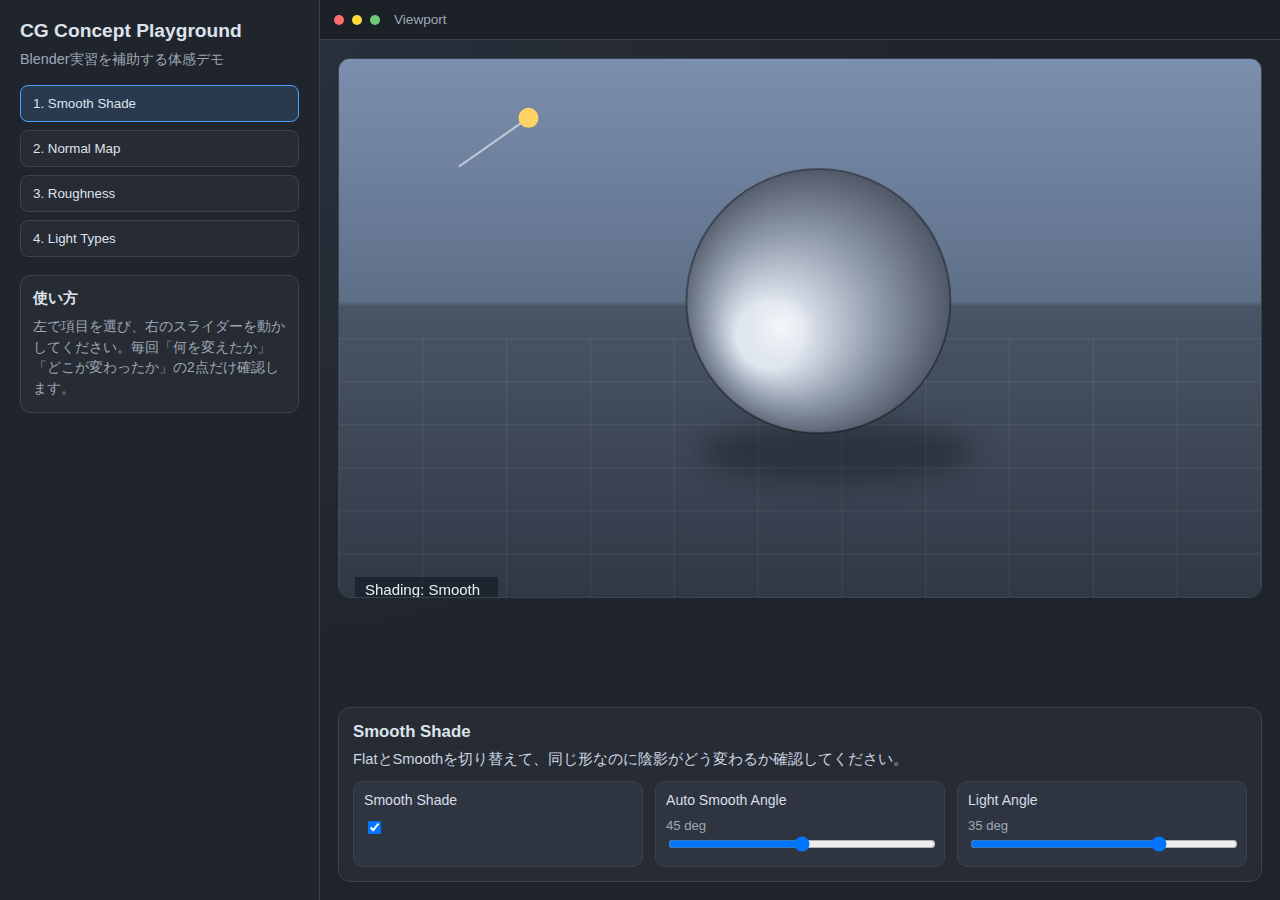
<file: docs/interactive/index.html>
<!doctype html>
<html lang="ja">
<head>
  <meta charset="utf-8" />
  <meta name="viewport" content="width=device-width, initial-scale=1" />
  <title>CG Concept Playground</title>
  <link rel="stylesheet" href="./styles.css" />
</head>
<body>
  <div class="app">
    <aside class="sidebar">
      <h1>CG Concept Playground</h1>
      <p class="subtitle">Blender実習を補助する体感デモ</p>
      <nav class="demo-list" aria-label="Demo selector">
        <button class="demo-btn active" data-demo="smooth">1. Smooth Shade</button>
        <button class="demo-btn" data-demo="normal">2. Normal Map</button>
        <button class="demo-btn" data-demo="roughness">3. Roughness</button>
        <button class="demo-btn" data-demo="light">4. Light Types</button>
      </nav>
      <section class="hint">
        <h2>使い方</h2>
        <p>左で項目を選び、右のスライダーを動かしてください。毎回「何を変えたか」「どこが変わったか」の2点だけ確認します。</p>
      </section>
    </aside>

    <main class="workspace">
      <header class="topbar">
        <div class="dot red"></div>
        <div class="dot yellow"></div>
        <div class="dot green"></div>
        <span class="topbar-title">Viewport</span>
      </header>

      <section class="viewport-wrap">
        <canvas id="viewport" width="960" height="560" aria-label="CG demo viewport"></canvas>
      </section>

      <section class="panel">
        <h2 id="demo-title">Smooth Shade</h2>
        <p id="demo-guide" class="guide">FlatとSmoothを切り替えて、同じ形でも陰影がどう変わるか見てください。</p>
        <div id="controls" class="controls"></div>
      </section>
    </main>
  </div>

  <script src="./app.js"></script>
</body>
</html>
</file>
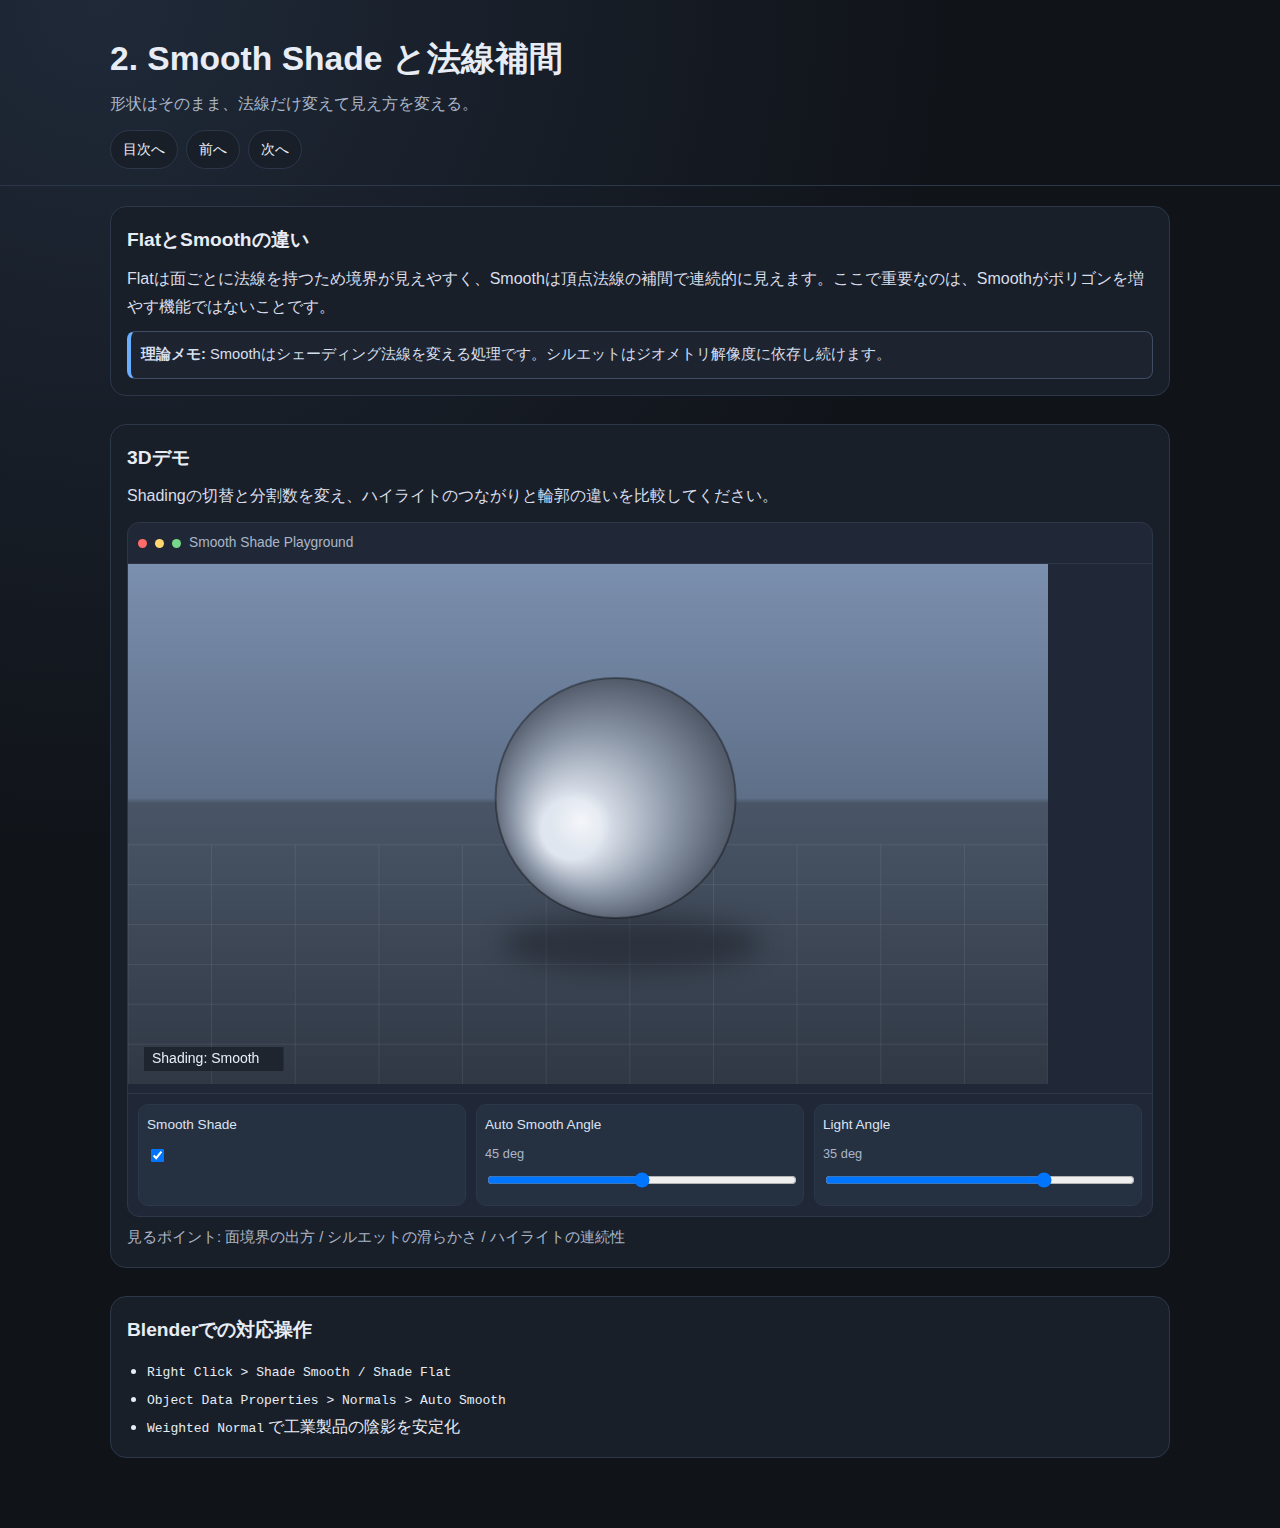
<file: docs/sections/02_smooth_shade.html>
<!doctype html>
<html lang="ja">
<head>
  <meta charset="utf-8" />
  <meta name="viewport" content="width=device-width, initial-scale=1" />
  <title>2. Smooth Shade と法線補間</title>
  <link rel="stylesheet" href="../sections.css" />
  <link rel="stylesheet" href="../book.css" />
</head>
<body>
<header>
  <div class="container">
    <h1>2. Smooth Shade と法線補間</h1>
    <p class="subtitle">形状はそのまま、法線だけ変えて見え方を変える。</p>
    <nav class="top-links">
      <a href="../index.html">目次へ</a>
      <a href="./01_mesh_normal.html">前へ</a>
      <a href="./03_normal_map.html">次へ</a>
    </nav>
  </div>
</header>
<main class="container">
  <section>
    <h2>FlatとSmoothの違い</h2>
    <p>Flatは面ごとに法線を持つため境界が見えやすく、Smoothは頂点法線の補間で連続的に見えます。ここで重要なのは、Smoothがポリゴンを増やす機能ではないことです。</p>
    <div class="theory"><strong>理論メモ:</strong> Smoothはシェーディング法線を変える処理です。シルエットはジオメトリ解像度に依存し続けます。</div>
  </section>

  <section>
    <h2>3Dデモ</h2>
    <p>Shadingの切替と分割数を変え、ハイライトのつながりと輪郭の違いを比較してください。</p>
    <div class="playground" data-demo="smooth"></div>
    <p class="demo-note">見るポイント: 面境界の出方 / シルエットの滑らかさ / ハイライトの連続性</p>
  </section>

  <section>
    <h2>Blenderでの対応操作</h2>
    <ul>
      <li><code>Right Click > Shade Smooth / Shade Flat</code></li>
      <li><code>Object Data Properties > Normals > Auto Smooth</code></li>
      <li><code>Weighted Normal</code> で工業製品の陰影を安定化</li>
    </ul>
  </section>
</main>
<script type="importmap">{"imports":{"three":"https://cdn.jsdelivr.net/npm/three@0.161.0/build/three.module.js","three/addons/":"https://cdn.jsdelivr.net/npm/three@0.161.0/examples/jsm/"}}</script>
<script type="module" src="../book.js"></script>
</body>
</html>
</file>
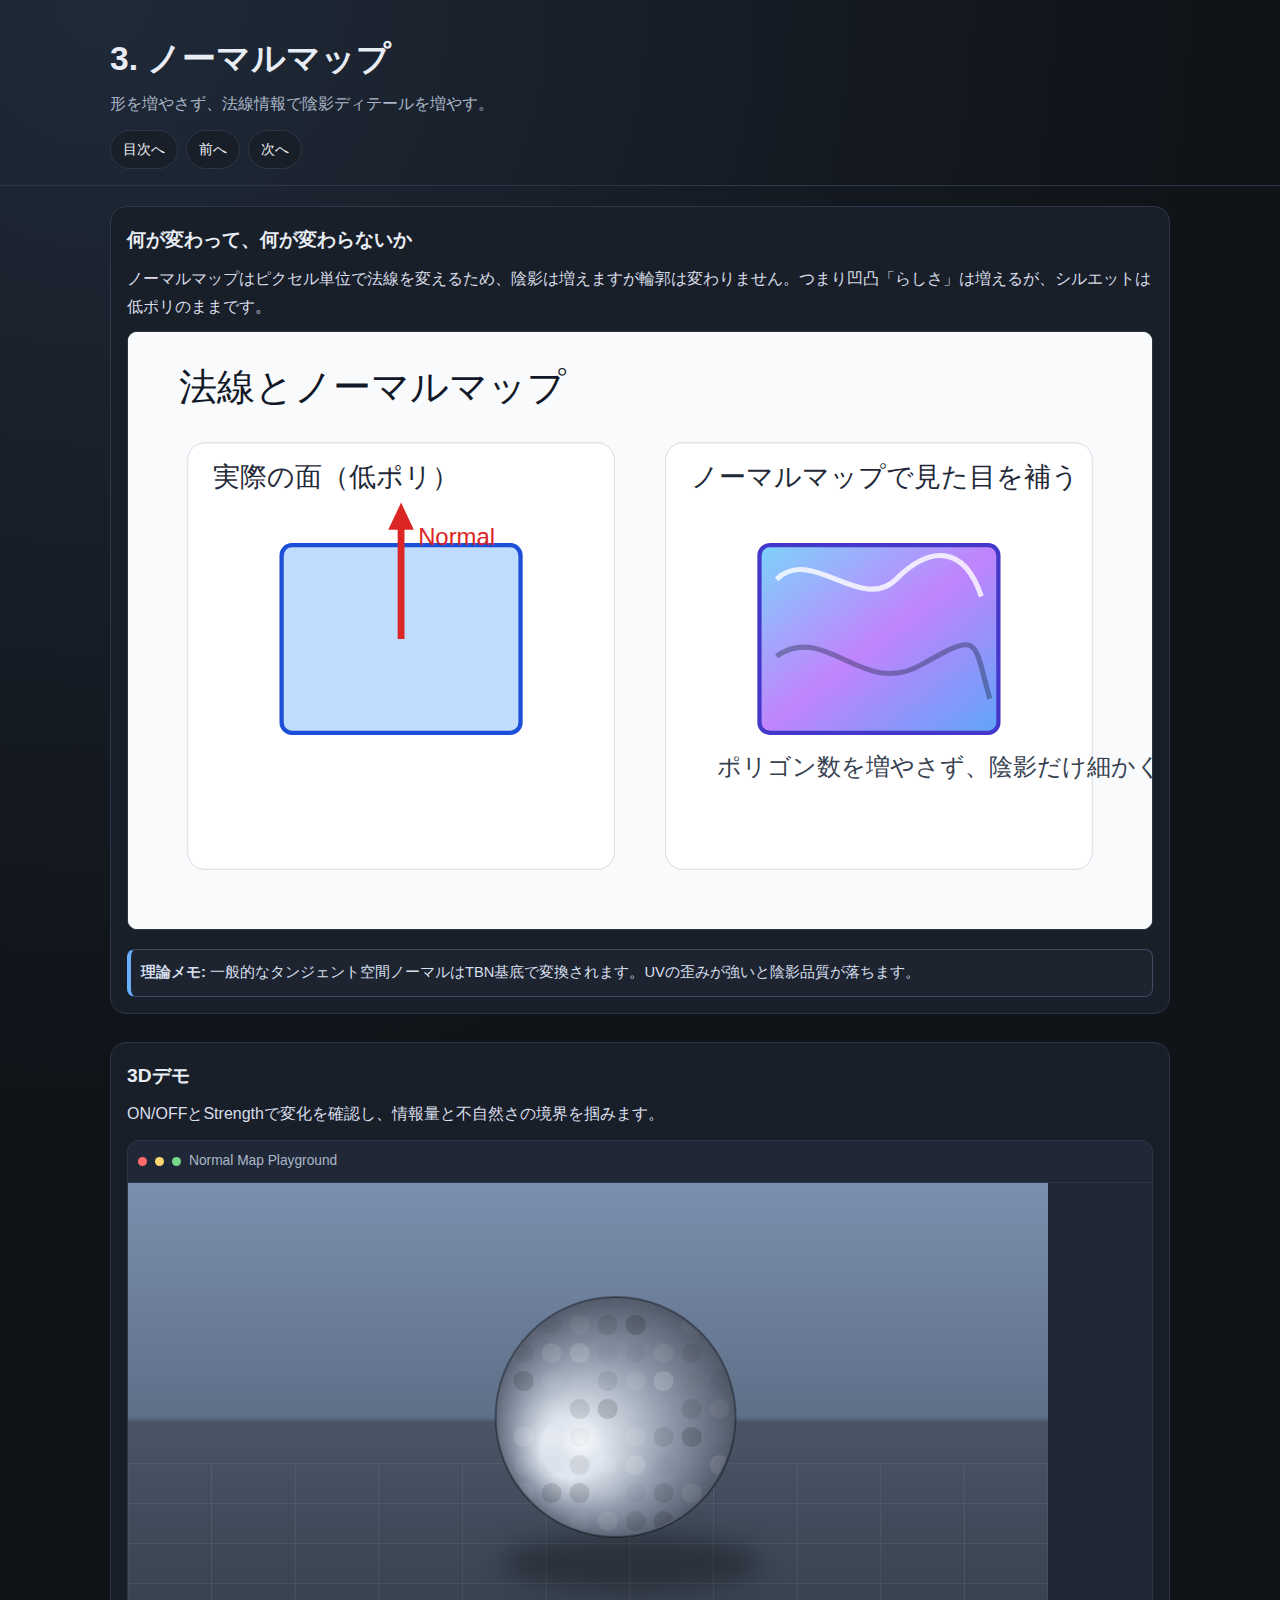
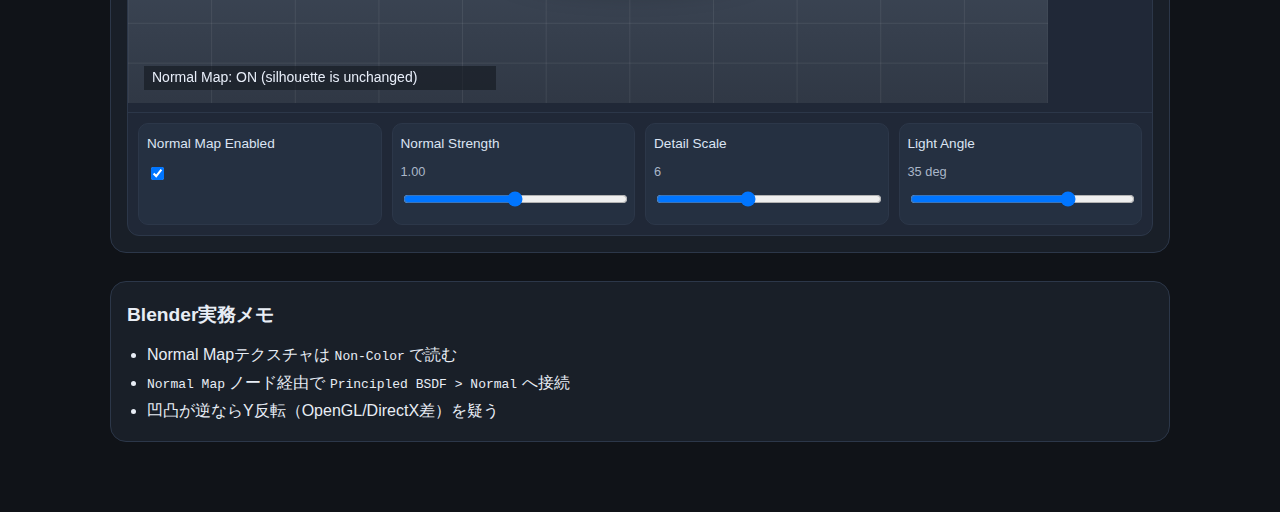
<file: docs/sections/03_normal_map.html>
<!doctype html>
<html lang="ja">
<head>
  <meta charset="utf-8" />
  <meta name="viewport" content="width=device-width, initial-scale=1" />
  <title>3. ノーマルマップ</title>
  <link rel="stylesheet" href="../sections.css" />
  <link rel="stylesheet" href="../book.css" />
</head>
<body>
<header>
  <div class="container">
    <h1>3. ノーマルマップ</h1>
    <p class="subtitle">形を増やさず、法線情報で陰影ディテールを増やす。</p>
    <nav class="top-links">
      <a href="../index.html">目次へ</a>
      <a href="./02_smooth_shade.html">前へ</a>
      <a href="./04_pbr_material.html">次へ</a>
    </nav>
  </div>
</header>
<main class="container">
  <section>
    <h2>何が変わって、何が変わらないか</h2>
    <p>ノーマルマップはピクセル単位で法線を変えるため、陰影は増えますが輪郭は変わりません。つまり凹凸「らしさ」は増えるが、シルエットは低ポリのままです。</p>
    <img class="figure" src="../assets/normal-map.svg" alt="ノーマルマップ概念" />
    <div class="theory"><strong>理論メモ:</strong> 一般的なタンジェント空間ノーマルはTBN基底で変換されます。UVの歪みが強いと陰影品質が落ちます。</div>
  </section>

  <section>
    <h2>3Dデモ</h2>
    <p>ON/OFFとStrengthで変化を確認し、情報量と不自然さの境界を掴みます。</p>
    <div class="playground" data-demo="normal"></div>
  </section>

  <section>
    <h2>Blender実務メモ</h2>
    <ul>
      <li>Normal Mapテクスチャは <code>Non-Color</code> で読む</li>
      <li><code>Normal Map</code> ノード経由で <code>Principled BSDF > Normal</code> へ接続</li>
      <li>凹凸が逆ならY反転（OpenGL/DirectX差）を疑う</li>
    </ul>
  </section>
</main>
<script type="importmap">{"imports":{"three":"https://cdn.jsdelivr.net/npm/three@0.161.0/build/three.module.js","three/addons/":"https://cdn.jsdelivr.net/npm/three@0.161.0/examples/jsm/"}}</script>
<script type="module" src="../book.js"></script>
</body>
</html>
</file>
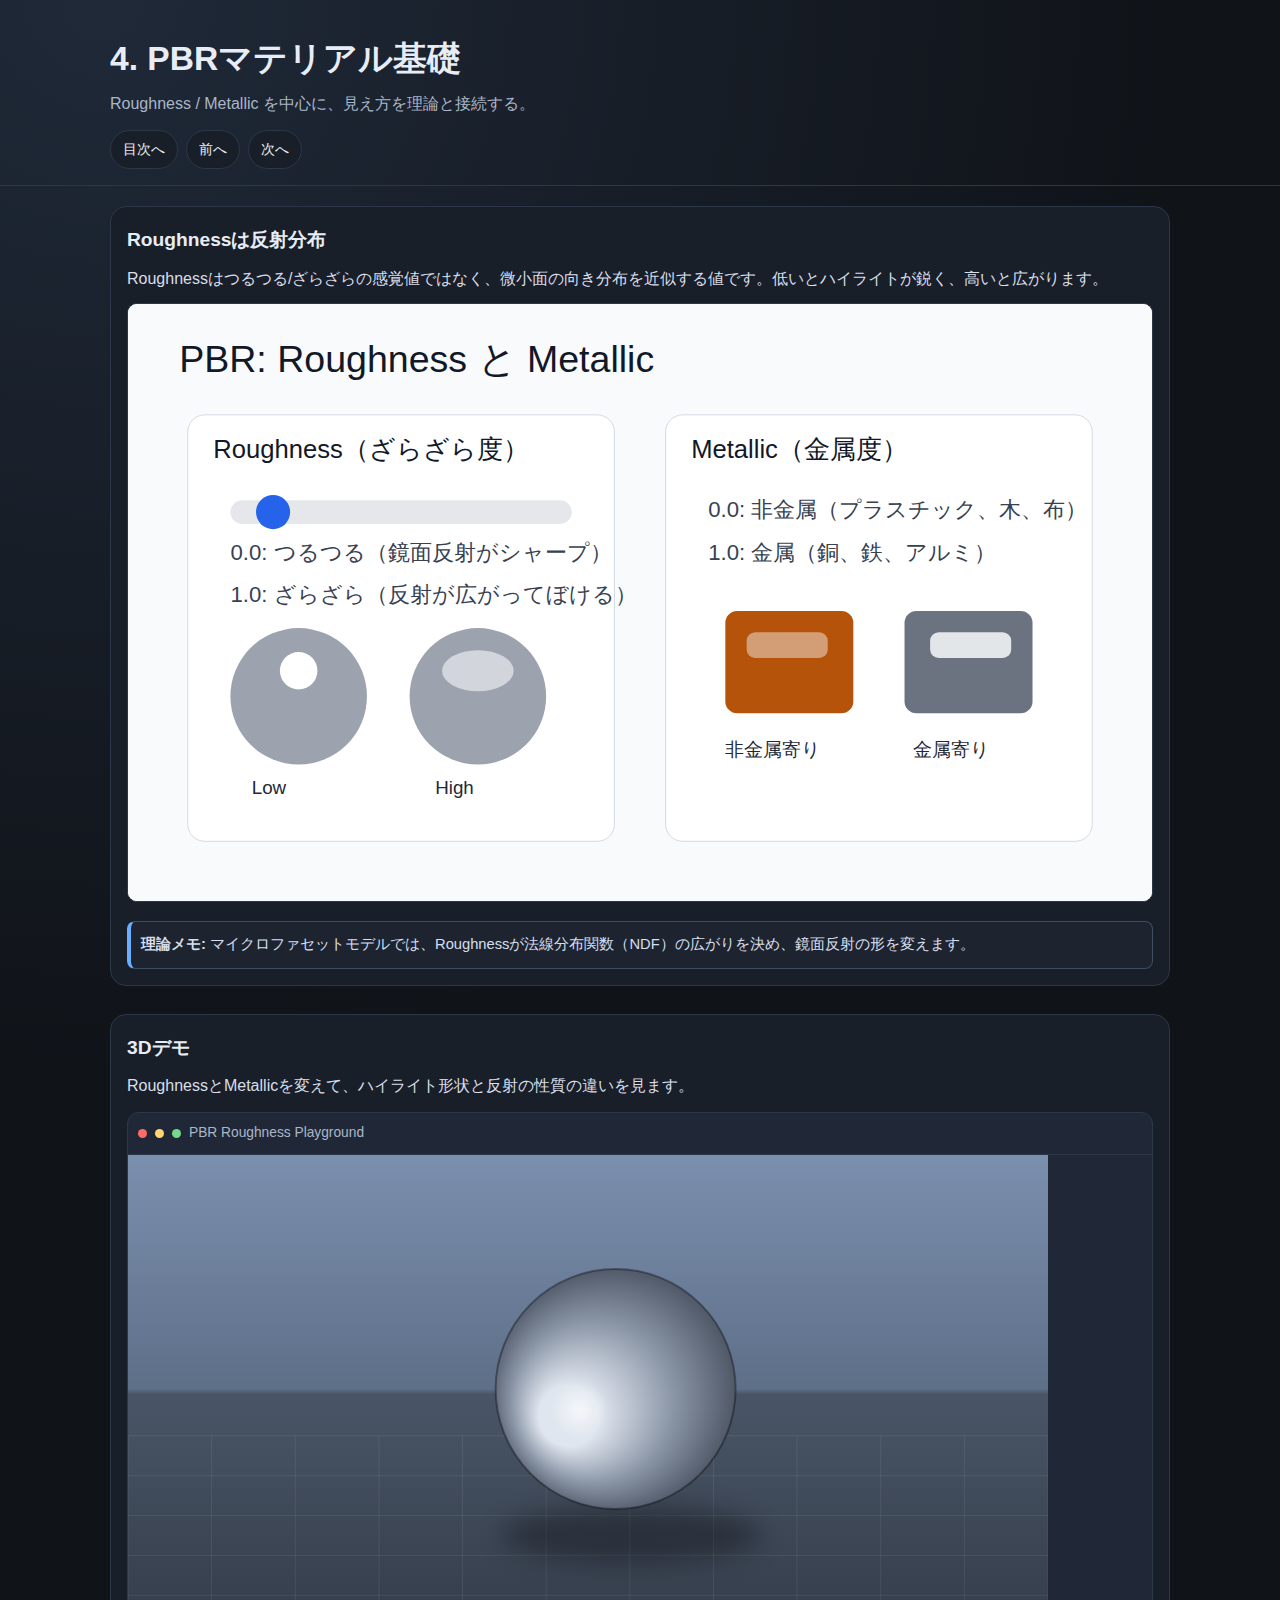
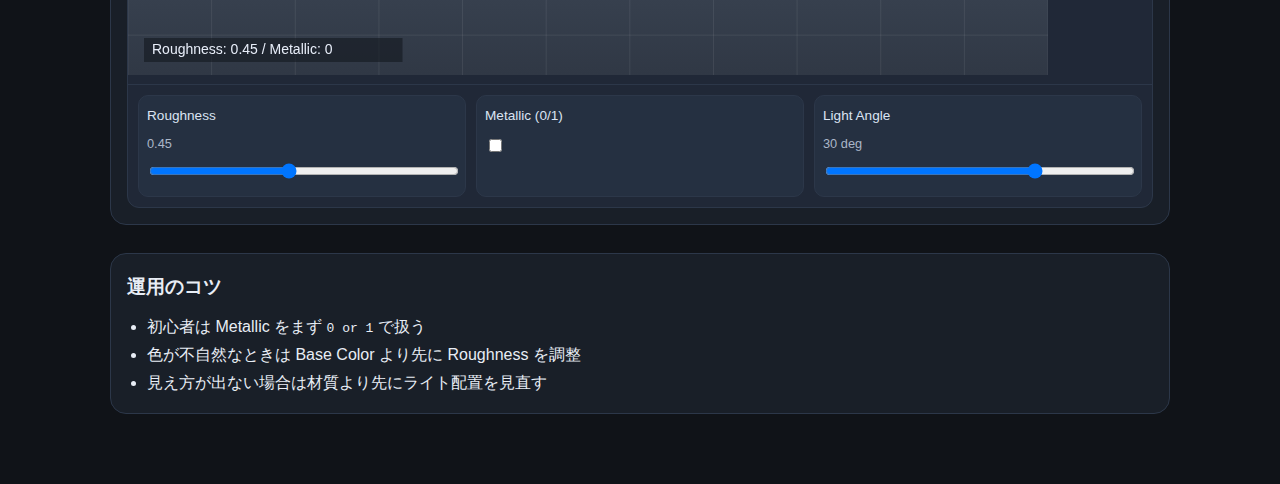
<file: docs/sections/04_pbr_material.html>
<!doctype html>
<html lang="ja">
<head>
  <meta charset="utf-8" />
  <meta name="viewport" content="width=device-width, initial-scale=1" />
  <title>4. PBRマテリアル基礎</title>
  <link rel="stylesheet" href="../sections.css" />
  <link rel="stylesheet" href="../book.css" />
</head>
<body>
<header>
  <div class="container">
    <h1>4. PBRマテリアル基礎</h1>
    <p class="subtitle">Roughness / Metallic を中心に、見え方を理論と接続する。</p>
    <nav class="top-links">
      <a href="../index.html">目次へ</a>
      <a href="./03_normal_map.html">前へ</a>
      <a href="./05_lighting_setup.html">次へ</a>
    </nav>
  </div>
</header>
<main class="container">
  <section>
    <h2>Roughnessは反射分布</h2>
    <p>Roughnessはつるつる/ざらざらの感覚値ではなく、微小面の向き分布を近似する値です。低いとハイライトが鋭く、高いと広がります。</p>
    <img class="figure" src="../assets/pbr-roughness.svg" alt="roughness" />
    <div class="theory"><strong>理論メモ:</strong> マイクロファセットモデルでは、Roughnessが法線分布関数（NDF）の広がりを決め、鏡面反射の形を変えます。</div>
  </section>

  <section>
    <h2>3Dデモ</h2>
    <p>RoughnessとMetallicを変えて、ハイライト形状と反射の性質の違いを見ます。</p>
    <div class="playground" data-demo="roughness"></div>
  </section>

  <section>
    <h2>運用のコツ</h2>
    <ul>
      <li>初心者は Metallic をまず <code>0 or 1</code> で扱う</li>
      <li>色が不自然なときは Base Color より先に Roughness を調整</li>
      <li>見え方が出ない場合は材質より先にライト配置を見直す</li>
    </ul>
  </section>
</main>
<script type="importmap">{"imports":{"three":"https://cdn.jsdelivr.net/npm/three@0.161.0/build/three.module.js","three/addons/":"https://cdn.jsdelivr.net/npm/three@0.161.0/examples/jsm/"}}</script>
<script type="module" src="../book.js"></script>
</body>
</html>
</file>
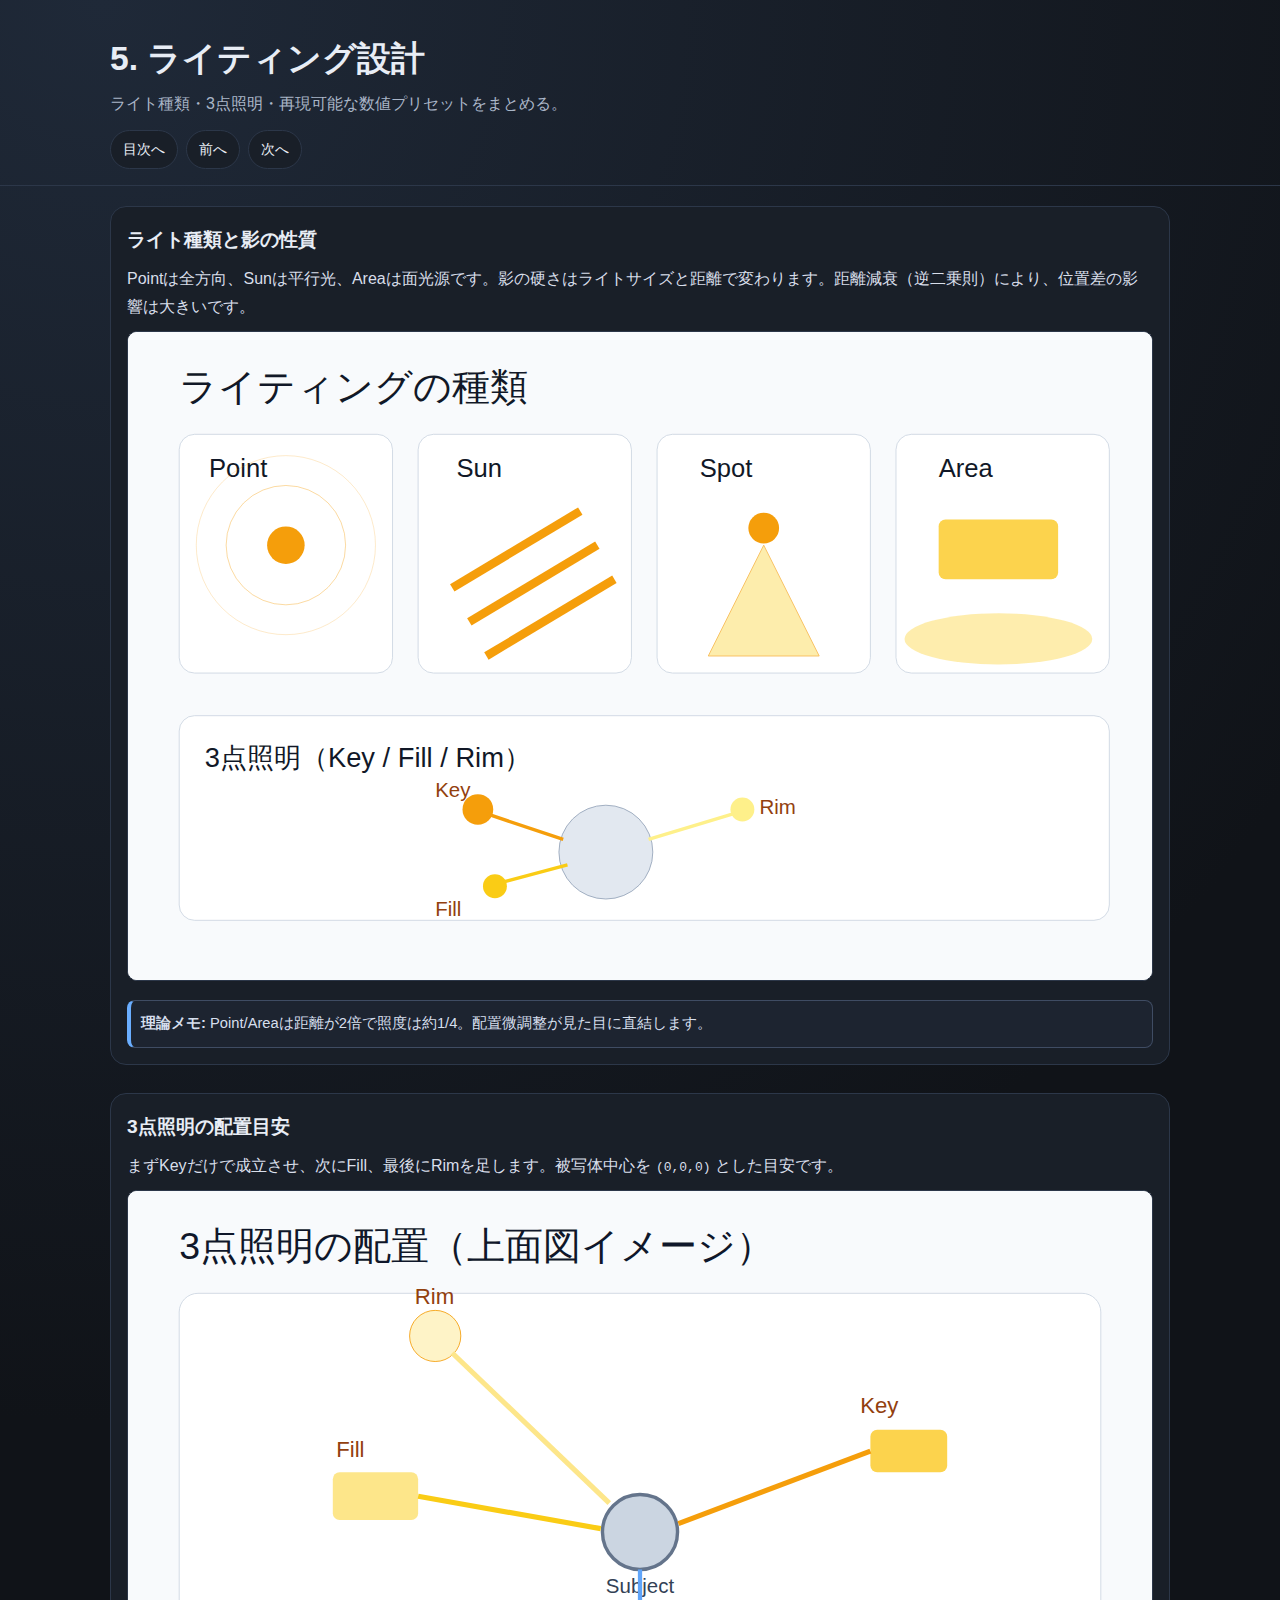
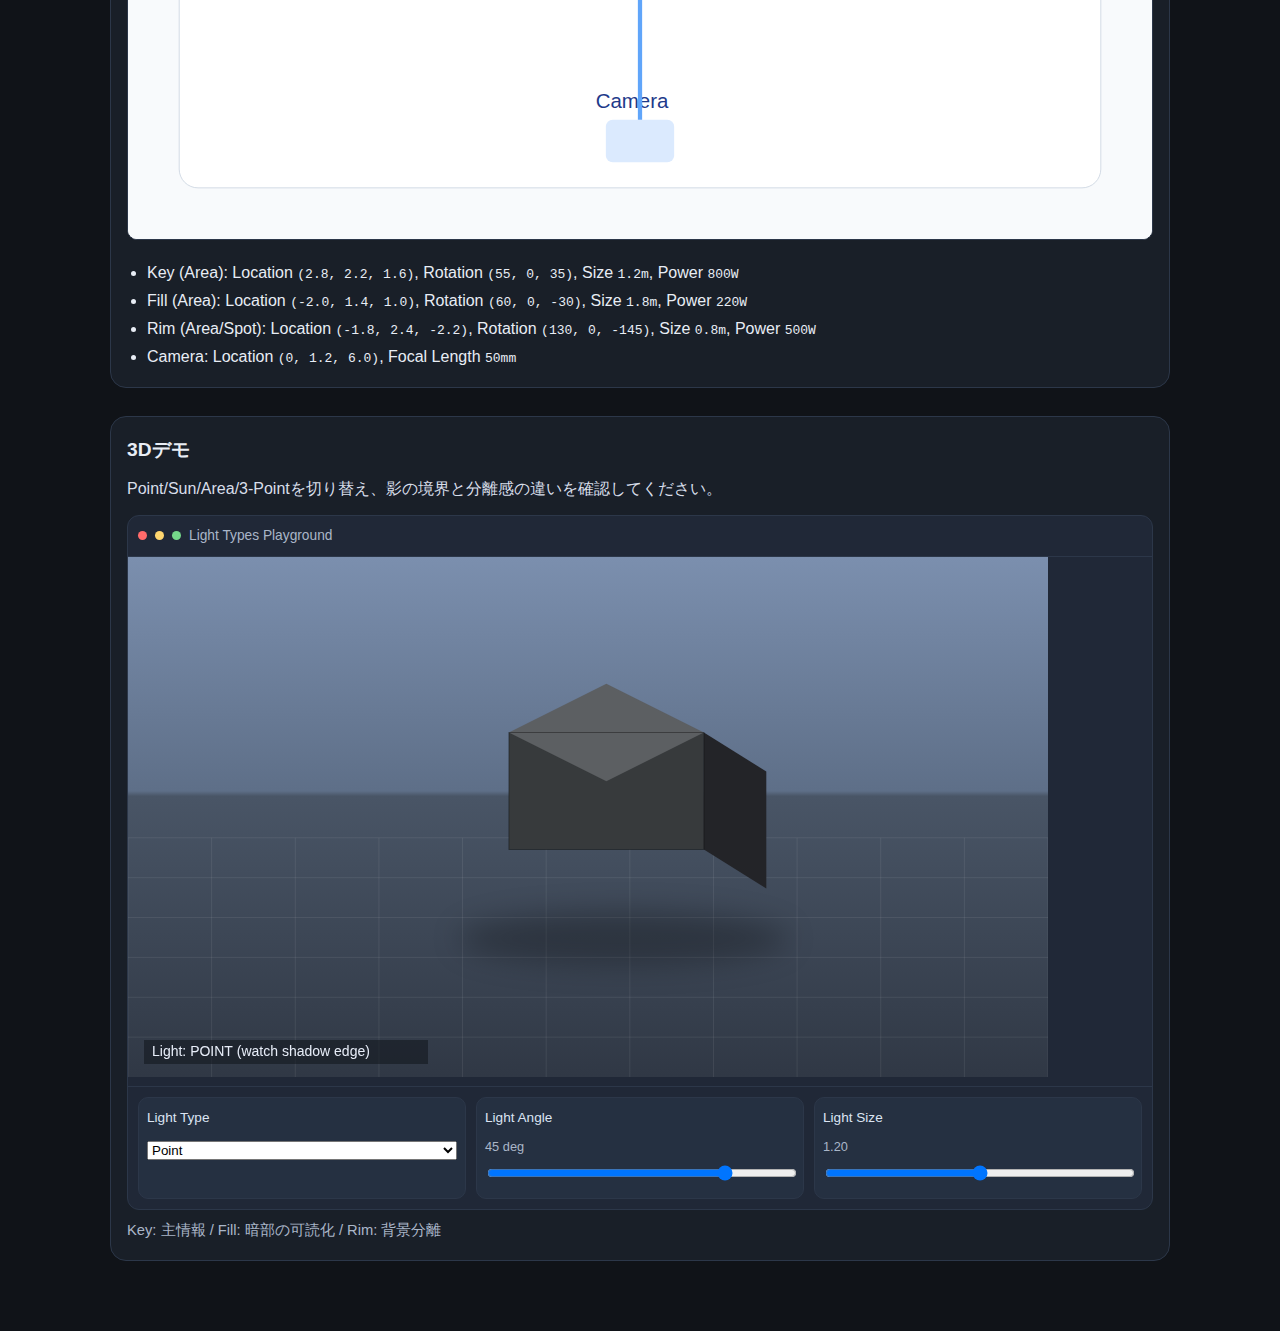
<file: docs/sections/05_lighting_setup.html>
<!doctype html>
<html lang="ja">
<head>
  <meta charset="utf-8" />
  <meta name="viewport" content="width=device-width, initial-scale=1" />
  <title>5. ライティング設計</title>
  <link rel="stylesheet" href="../sections.css" />
  <link rel="stylesheet" href="../book.css" />
</head>
<body>
<header>
  <div class="container">
    <h1>5. ライティング設計</h1>
    <p class="subtitle">ライト種類・3点照明・再現可能な数値プリセットをまとめる。</p>
    <nav class="top-links">
      <a href="../index.html">目次へ</a>
      <a href="./04_pbr_material.html">前へ</a>
      <a href="./06_references.html">次へ</a>
    </nav>
  </div>
</header>
<main class="container">
  <section>
    <h2>ライト種類と影の性質</h2>
    <p>Pointは全方向、Sunは平行光、Areaは面光源です。影の硬さはライトサイズと距離で変わります。距離減衰（逆二乗則）により、位置差の影響は大きいです。</p>
    <img class="figure" src="../assets/light-types.svg" alt="ライト種類" />
    <div class="theory"><strong>理論メモ:</strong> Point/Areaは距離が2倍で照度は約1/4。配置微調整が見た目に直結します。</div>
  </section>

  <section>
    <h2>3点照明の配置目安</h2>
    <p>まずKeyだけで成立させ、次にFill、最後にRimを足します。被写体中心を <code>(0,0,0)</code> とした目安です。</p>
    <img class="figure" src="../assets/diagrams/three-point-layout.svg" alt="3点照明配置" />
    <ul>
      <li>Key (Area): Location <code>(2.8, 2.2, 1.6)</code>, Rotation <code>(55, 0, 35)</code>, Size <code>1.2m</code>, Power <code>800W</code></li>
      <li>Fill (Area): Location <code>(-2.0, 1.4, 1.0)</code>, Rotation <code>(60, 0, -30)</code>, Size <code>1.8m</code>, Power <code>220W</code></li>
      <li>Rim (Area/Spot): Location <code>(-1.8, 2.4, -2.2)</code>, Rotation <code>(130, 0, -145)</code>, Size <code>0.8m</code>, Power <code>500W</code></li>
      <li>Camera: Location <code>(0, 1.2, 6.0)</code>, Focal Length <code>50mm</code></li>
    </ul>
  </section>

  <section>
    <h2>3Dデモ</h2>
    <p>Point/Sun/Area/3-Pointを切り替え、影の境界と分離感の違いを確認してください。</p>
    <div class="playground" data-demo="light"></div>
    <p class="demo-note">Key: 主情報 / Fill: 暗部の可読化 / Rim: 背景分離</p>
  </section>
</main>
<script type="importmap">{"imports":{"three":"https://cdn.jsdelivr.net/npm/three@0.161.0/build/three.module.js","three/addons/":"https://cdn.jsdelivr.net/npm/three@0.161.0/examples/jsm/"}}</script>
<script type="module" src="../book.js"></script>
</body>
</html>
</file>
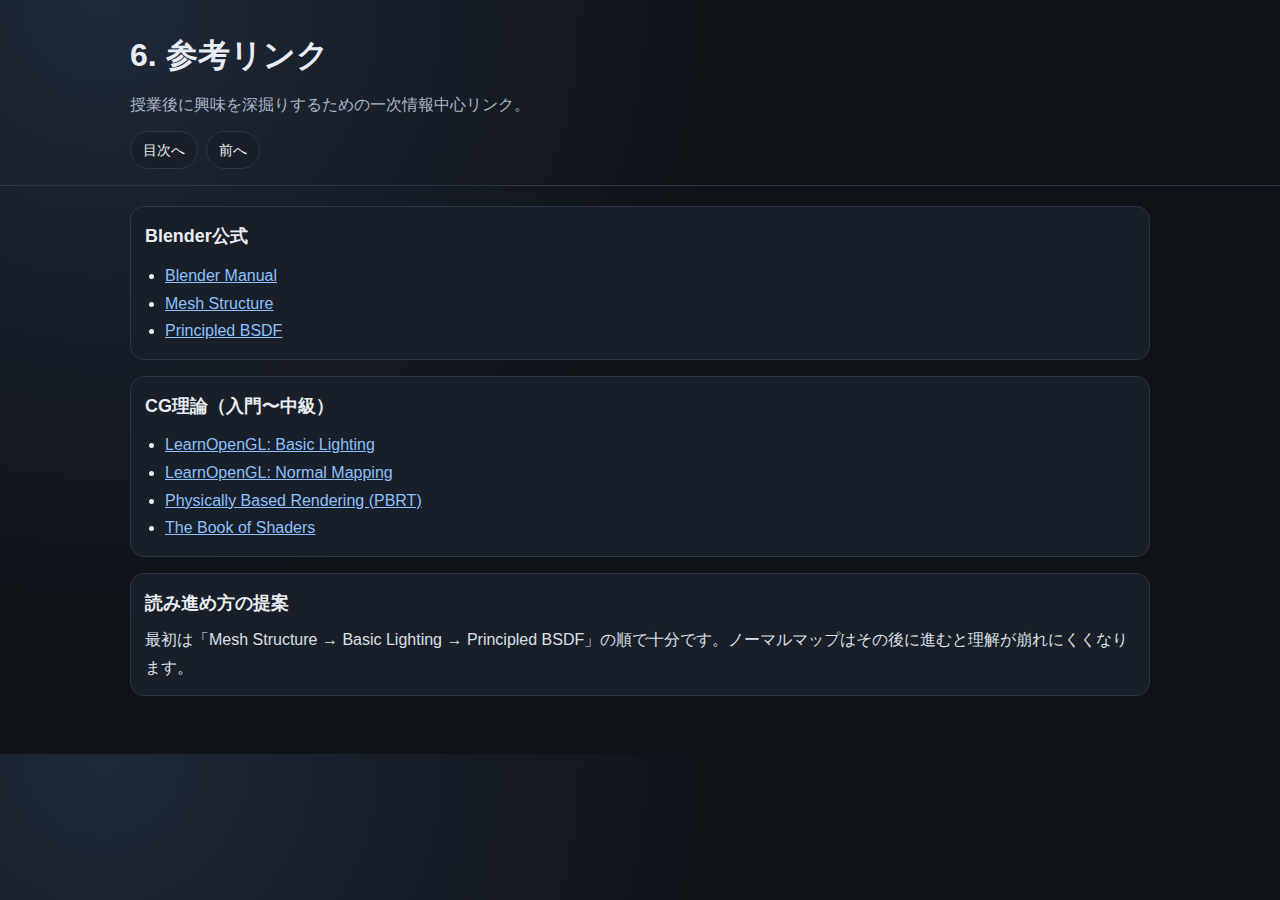
<file: docs/sections/06_references.html>
<!doctype html>
<html lang="ja">
<head>
  <meta charset="utf-8" />
  <meta name="viewport" content="width=device-width, initial-scale=1" />
  <title>6. 参考リンク</title>
  <link rel="stylesheet" href="../sections.css" />
</head>
<body>
<header>
  <div class="container">
    <h1>6. 参考リンク</h1>
    <p class="subtitle">授業後に興味を深掘りするための一次情報中心リンク。</p>
    <nav class="top-links">
      <a href="../index.html">目次へ</a>
      <a href="./05_lighting_setup.html">前へ</a>
    </nav>
  </div>
</header>
<main class="container">
  <section>
    <h2>Blender公式</h2>
    <ul>
      <li><a href="https://docs.blender.org/manual/en/latest/" target="_blank" rel="noreferrer">Blender Manual</a></li>
      <li><a href="https://docs.blender.org/manual/en/latest/modeling/meshes/structure.html" target="_blank" rel="noreferrer">Mesh Structure</a></li>
      <li><a href="https://docs.blender.org/manual/en/latest/render/shader_nodes/shader/principled.html" target="_blank" rel="noreferrer">Principled BSDF</a></li>
    </ul>
  </section>

  <section>
    <h2>CG理論（入門〜中級）</h2>
    <ul>
      <li><a href="https://learnopengl.com/Lighting/Basic-Lighting" target="_blank" rel="noreferrer">LearnOpenGL: Basic Lighting</a></li>
      <li><a href="https://learnopengl.com/Advanced-Lighting/Normal-Mapping" target="_blank" rel="noreferrer">LearnOpenGL: Normal Mapping</a></li>
      <li><a href="https://www.pbr-book.org/" target="_blank" rel="noreferrer">Physically Based Rendering (PBRT)</a></li>
      <li><a href="https://thebookofshaders.com/" target="_blank" rel="noreferrer">The Book of Shaders</a></li>
    </ul>
  </section>

  <section>
    <h2>読み進め方の提案</h2>
    <p>最初は「Mesh Structure → Basic Lighting → Principled BSDF」の順で十分です。ノーマルマップはその後に進むと理解が崩れにくくなります。</p>
  </section>
</main>
</body>
</html>
</file>
<file: docs/interactive/styles.css>
:root {
  --bg: #1f232a;
  --panel: #272c34;
  --panel-2: #2f3540;
  --text: #dde3ec;
  --muted: #9ea7b6;
  --accent: #4ea1ff;
  --border: #3b4351;
}

* {
  box-sizing: border-box;
}

body {
  margin: 0;
  font-family: "Segoe UI", "Noto Sans JP", sans-serif;
  background: radial-gradient(circle at 20% 0%, #2a313d 0%, var(--bg) 55%);
  color: var(--text);
}

.app {
  min-height: 100vh;
  display: grid;
  grid-template-columns: 320px 1fr;
}

.sidebar {
  padding: 20px;
  border-right: 1px solid var(--border);
  background: #20252d;
}

.sidebar h1 {
  margin: 0;
  font-size: 1.2rem;
}

.subtitle {
  margin: 8px 0 16px;
  color: var(--muted);
  font-size: 0.9rem;
}

.demo-list {
  display: grid;
  gap: 8px;
}

.demo-btn {
  padding: 10px 12px;
  border: 1px solid var(--border);
  border-radius: 8px;
  background: var(--panel);
  color: var(--text);
  text-align: left;
  cursor: pointer;
}

.demo-btn.active {
  border-color: var(--accent);
  background: #2a3a4e;
}

.hint {
  margin-top: 18px;
  padding: 12px;
  background: var(--panel);
  border: 1px solid var(--border);
  border-radius: 10px;
}

.hint h2 {
  margin: 0 0 8px;
  font-size: 0.95rem;
}

.hint p {
  margin: 0;
  color: var(--muted);
  font-size: 0.86rem;
  line-height: 1.5;
}

.workspace {
  display: grid;
  grid-template-rows: 40px 1fr auto;
  min-height: 100vh;
}

.topbar {
  display: flex;
  align-items: center;
  gap: 8px;
  padding: 0 14px;
  border-bottom: 1px solid var(--border);
  background: #1c2027;
}

.dot {
  width: 10px;
  height: 10px;
  border-radius: 999px;
}

.red { background: #ff6b6b; }
.yellow { background: #ffd93d; }
.green { background: #6bcb77; }

.topbar-title {
  margin-left: 6px;
  color: var(--muted);
  font-size: 0.85rem;
}

.viewport-wrap {
  padding: 18px;
}

#viewport {
  width: 100%;
  max-width: 1100px;
  height: auto;
  border: 1px solid var(--border);
  border-radius: 12px;
  background: linear-gradient(#687992, #4a5b74 45%, #3f4855 46%, #2d323b 100%);
  display: block;
  margin: 0 auto;
}

.panel {
  margin: 0 18px 18px;
  padding: 14px;
  border: 1px solid var(--border);
  border-radius: 12px;
  background: var(--panel);
}

.panel h2 {
  margin: 0;
  font-size: 1.05rem;
}

.guide {
  margin: 8px 0 12px;
  color: #ccd5e2;
  font-size: 0.92rem;
}

.controls {
  display: grid;
  grid-template-columns: repeat(auto-fit, minmax(220px, 1fr));
  gap: 12px;
}

.control {
  background: var(--panel-2);
  border: 1px solid var(--border);
  border-radius: 10px;
  padding: 10px;
}

.control label {
  display: block;
  margin-bottom: 8px;
  font-size: 0.88rem;
  color: #d6deea;
}

.control input[type="range"],
.control select,
.control button {
  width: 100%;
}

.control input[type="checkbox"] {
  transform: translateY(2px);
}

.control output {
  font-size: 0.82rem;
  color: var(--muted);
}

@media (max-width: 960px) {
  .app {
    grid-template-columns: 1fr;
  }

  .sidebar {
    border-right: 0;
    border-bottom: 1px solid var(--border);
  }

  .workspace {
    min-height: auto;
  }
}
</file>
<file: docs/sections.css>
:root {
  --bg: #101318;
  --surface: #191f28;
  --line: #2c3749;
  --text: #e8edf5;
  --muted: #aab6c8;
  --accent: #6aaeff;
}
* { box-sizing: border-box; }
body {
  margin: 0;
  color: var(--text);
  background: radial-gradient(circle at 8% 0%, #1f2938 0%, var(--bg) 45%);
  font-family: "Segoe UI", "Noto Sans JP", sans-serif;
  line-height: 1.72;
}
.container { width: min(1020px, 92vw); margin: 0 auto; }
header { padding: 28px 0 16px; border-bottom: 1px solid var(--line); }
h1 { margin: 0; font-size: clamp(1.35rem, 2.8vw, 2rem); }
.subtitle { margin-top: 8px; color: var(--muted); }
nav.top-links { display: flex; gap: 8px; flex-wrap: wrap; margin-top: 12px; }
nav.top-links a {
  color: var(--text); text-decoration: none; border: 1px solid var(--line);
  background: var(--surface); border-radius: 999px; padding: 6px 12px; font-size: 0.9rem;
}
main { padding: 20px 0 42px; }
section { background: var(--surface); border: 1px solid var(--line); border-radius: 14px; padding: 14px; margin-bottom: 16px; }
h2 { margin: 0 0 8px; font-size: 1.12rem; }
h3 { margin: 12px 0 6px; font-size: 1rem; }
p { margin: 0; color: #d9e0ec; }
p + p { margin-top: 8px; }
ul { margin: 10px 0 0; padding-left: 20px; }
img.figure { width: 100%; margin-top: 10px; border: 1px solid var(--line); border-radius: 10px; background: #fff; }
.figure-inline { margin-top: 10px; border: 1px solid var(--line); border-radius: 10px; background: #fff; overflow: hidden; }
.figure-inline svg { width: 100%; height: auto; display: block; }
.theory {
  margin-top: 10px; padding: 10px; border: 1px solid #3f4c63; border-left: 4px solid #6aaeff;
  border-radius: 8px; background: #1d2430; color: #d6dfed; font-size: 0.92rem;
}
.demo-note { color: var(--muted); font-size: 0.92rem; margin-top: 8px; }
a { color: #8dc0ff; }
.cards { display: grid; grid-template-columns: repeat(auto-fit, minmax(260px, 1fr)); gap: 12px; }
.card { background: var(--surface); border: 1px solid var(--line); border-radius: 12px; overflow: hidden; }
.card img { width: 100%; display: block; border-bottom: 1px solid var(--line); }
.card .body { padding: 10px; }
.card h3 { margin: 0 0 4px; }
.card p { color: var(--muted); font-size: 0.9rem; }
.card a { display: inline-block; margin-top: 8px; }
@media (max-width: 760px) { section { padding: 12px; } }
</file>
<file: docs/book.css>
:root {
  --bg: #101318;
  --surface: #191f28;
  --surface-2: #202837;
  --line: #2c3749;
  --text: #e8edf5;
  --muted: #aab6c8;
  --accent: #6aaeff;
}

* { box-sizing: border-box; }

body {
  margin: 0;
  color: var(--text);
  background: radial-gradient(circle at 8% 0%, #1f2938 0%, var(--bg) 45%);
  font-family: "Segoe UI", "Noto Sans JP", sans-serif;
  line-height: 1.75;
}

.container {
  width: min(1060px, 92vw);
  margin: 0 auto;
}

.hero {
  border-bottom: 1px solid var(--line);
  padding: 38px 0 24px;
}

.eyebrow {
  margin: 0;
  color: var(--accent);
  font-size: 0.85rem;
  text-transform: uppercase;
  letter-spacing: 0.08em;
}

h1 {
  margin: 10px 0;
  line-height: 1.25;
  font-size: clamp(1.45rem, 3vw, 2.1rem);
}

.lead {
  margin: 0 0 12px;
  color: var(--muted);
}

.hero-links {
  display: flex;
  flex-wrap: wrap;
  gap: 8px;
}

.hero-links a {
  color: var(--text);
  text-decoration: none;
  border: 1px solid var(--line);
  background: var(--surface);
  border-radius: 999px;
  padding: 6px 12px;
  font-size: 0.9rem;
}

.article {
  padding: 24px 0 48px;
}

section {
  margin: 0 0 28px;
  background: var(--surface);
  border: 1px solid var(--line);
  border-radius: 16px;
  padding: 16px;
}

h2 {
  margin: 0 0 8px;
  font-size: 1.2rem;
}

p { margin: 0; color: #d8deea; }
p + p { margin-top: 8px; }

ul { margin: 10px 0 0; padding-left: 20px; }
h3 { margin: 14px 0 6px; font-size: 1rem; }
a { color: #8dc0ff; }

.figure {
  margin-top: 12px;
  width: 100%;
  border: 1px solid var(--line);
  border-radius: 10px;
  background: #fff;
}

.demo-box {
  margin-top: 12px;
  border: 1px solid var(--line);
  border-radius: 12px;
  background: var(--surface-2);
  overflow: hidden;
}

.demo-head {
  display: flex;
  align-items: center;
  gap: 8px;
  border-bottom: 1px solid var(--line);
  padding: 8px 10px;
  color: var(--muted);
  font-size: 0.86rem;
}

.dot {
  width: 9px;
  height: 9px;
  border-radius: 50%;
}

.dot.red { background: #ff6b6b; }
.dot.yellow { background: #ffd66f; }
.dot.green { background: #75d88a; }

.demo-viewport {
  width: 100%;
  aspect-ratio: 16 / 9;
  min-height: 260px;
  background: linear-gradient(#687992, #4a5b74 45%, #3f4855 46%, #2d323b 100%);
}

.demo-viewport canvas {
  width: 100%;
  height: 100%;
  display: block;
}

.controls {
  display: grid;
  grid-template-columns: repeat(auto-fit, minmax(220px, 1fr));
  gap: 10px;
  padding: 10px;
  border-top: 1px solid var(--line);
}

.control {
  border: 1px solid var(--line);
  border-radius: 10px;
  padding: 8px;
  background: #253041;
}

.control label {
  display: block;
  margin-bottom: 6px;
  font-size: 0.85rem;
  color: #dbe4f3;
}

.control output {
  display: block;
  color: var(--muted);
  font-size: 0.8rem;
  margin-bottom: 4px;
}

.control input[type="range"],
.control select,
.control button {
  width: 100%;
}

.control input[type="checkbox"] {
  width: auto;
}

.theory {
  margin-top: 10px;
  padding: 10px;
  border: 1px solid #3f4c63;
  border-left: 4px solid #6aaeff;
  border-radius: 8px;
  background: #1d2430;
  color: #d6dfed;
  font-size: 0.92rem;
}

@media (max-width: 760px) {
  section { padding: 12px; }
  .controls { grid-template-columns: 1fr; }
}
</file>
